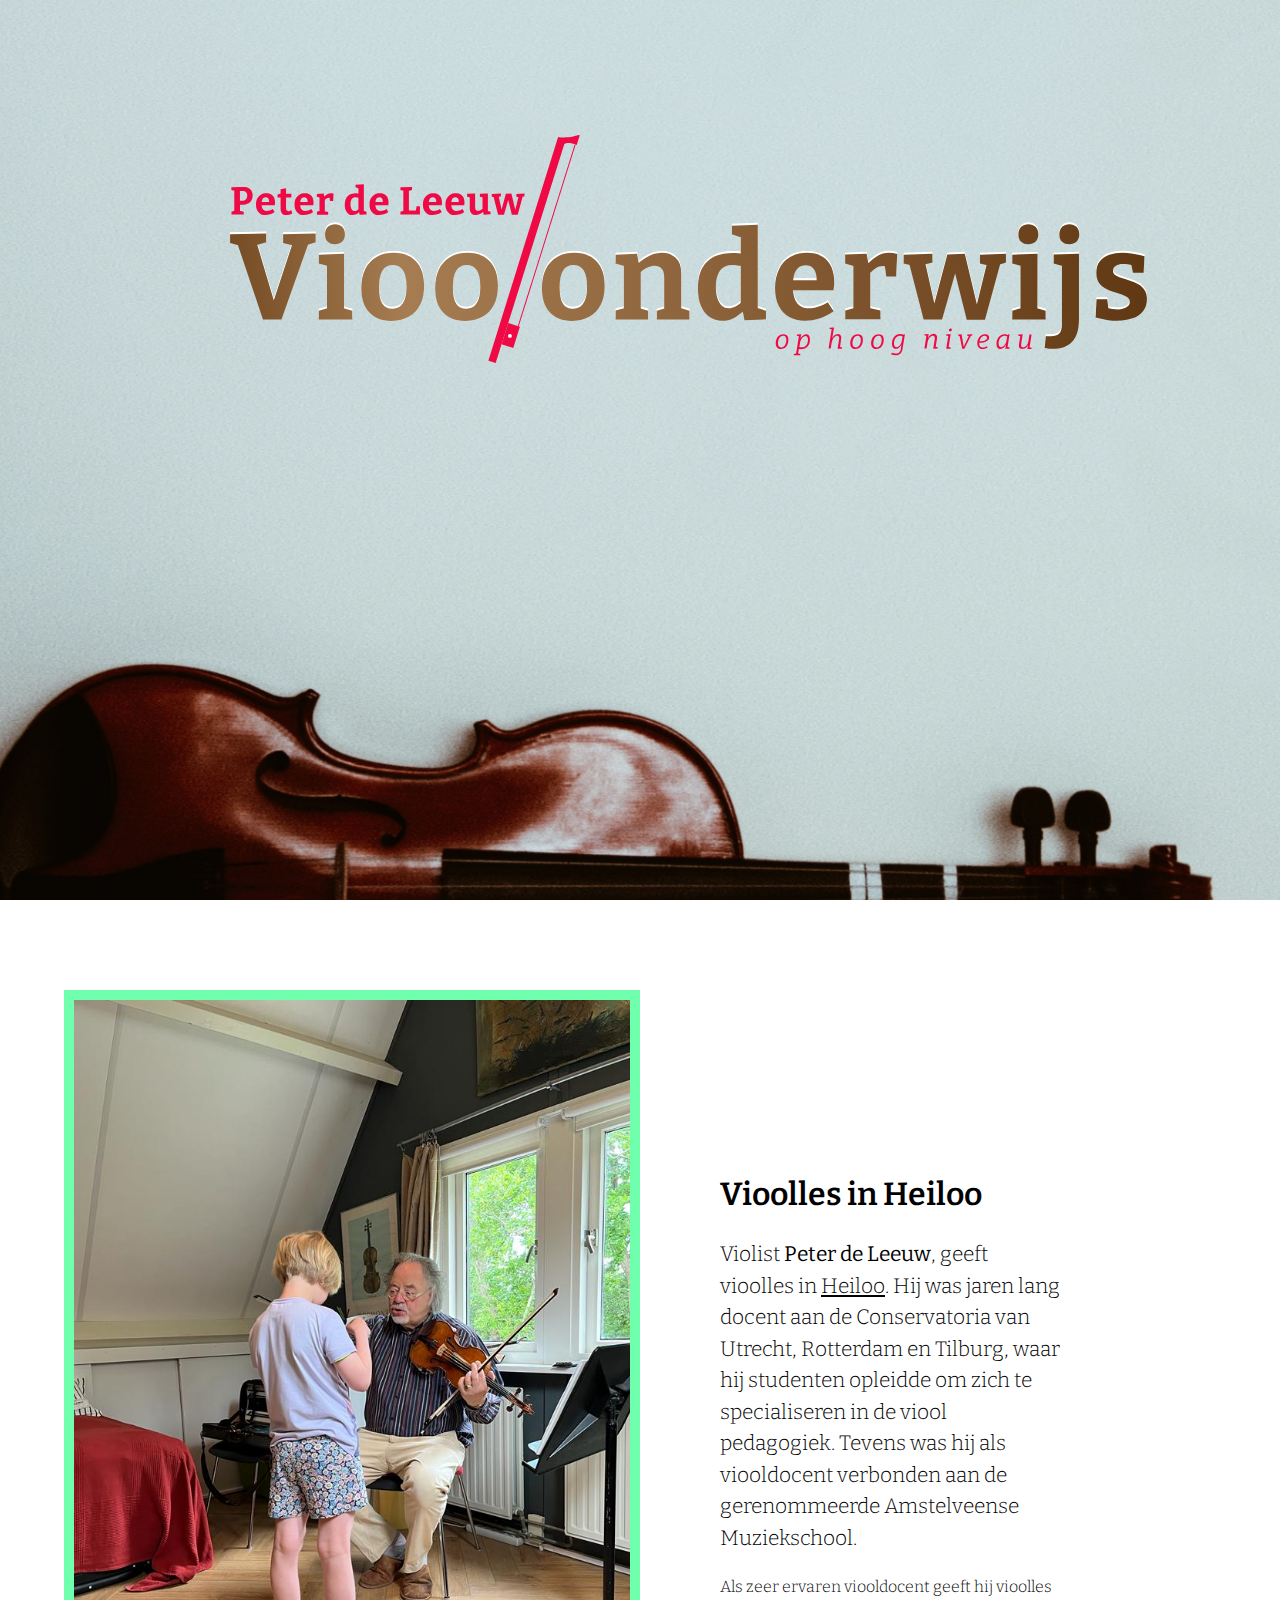
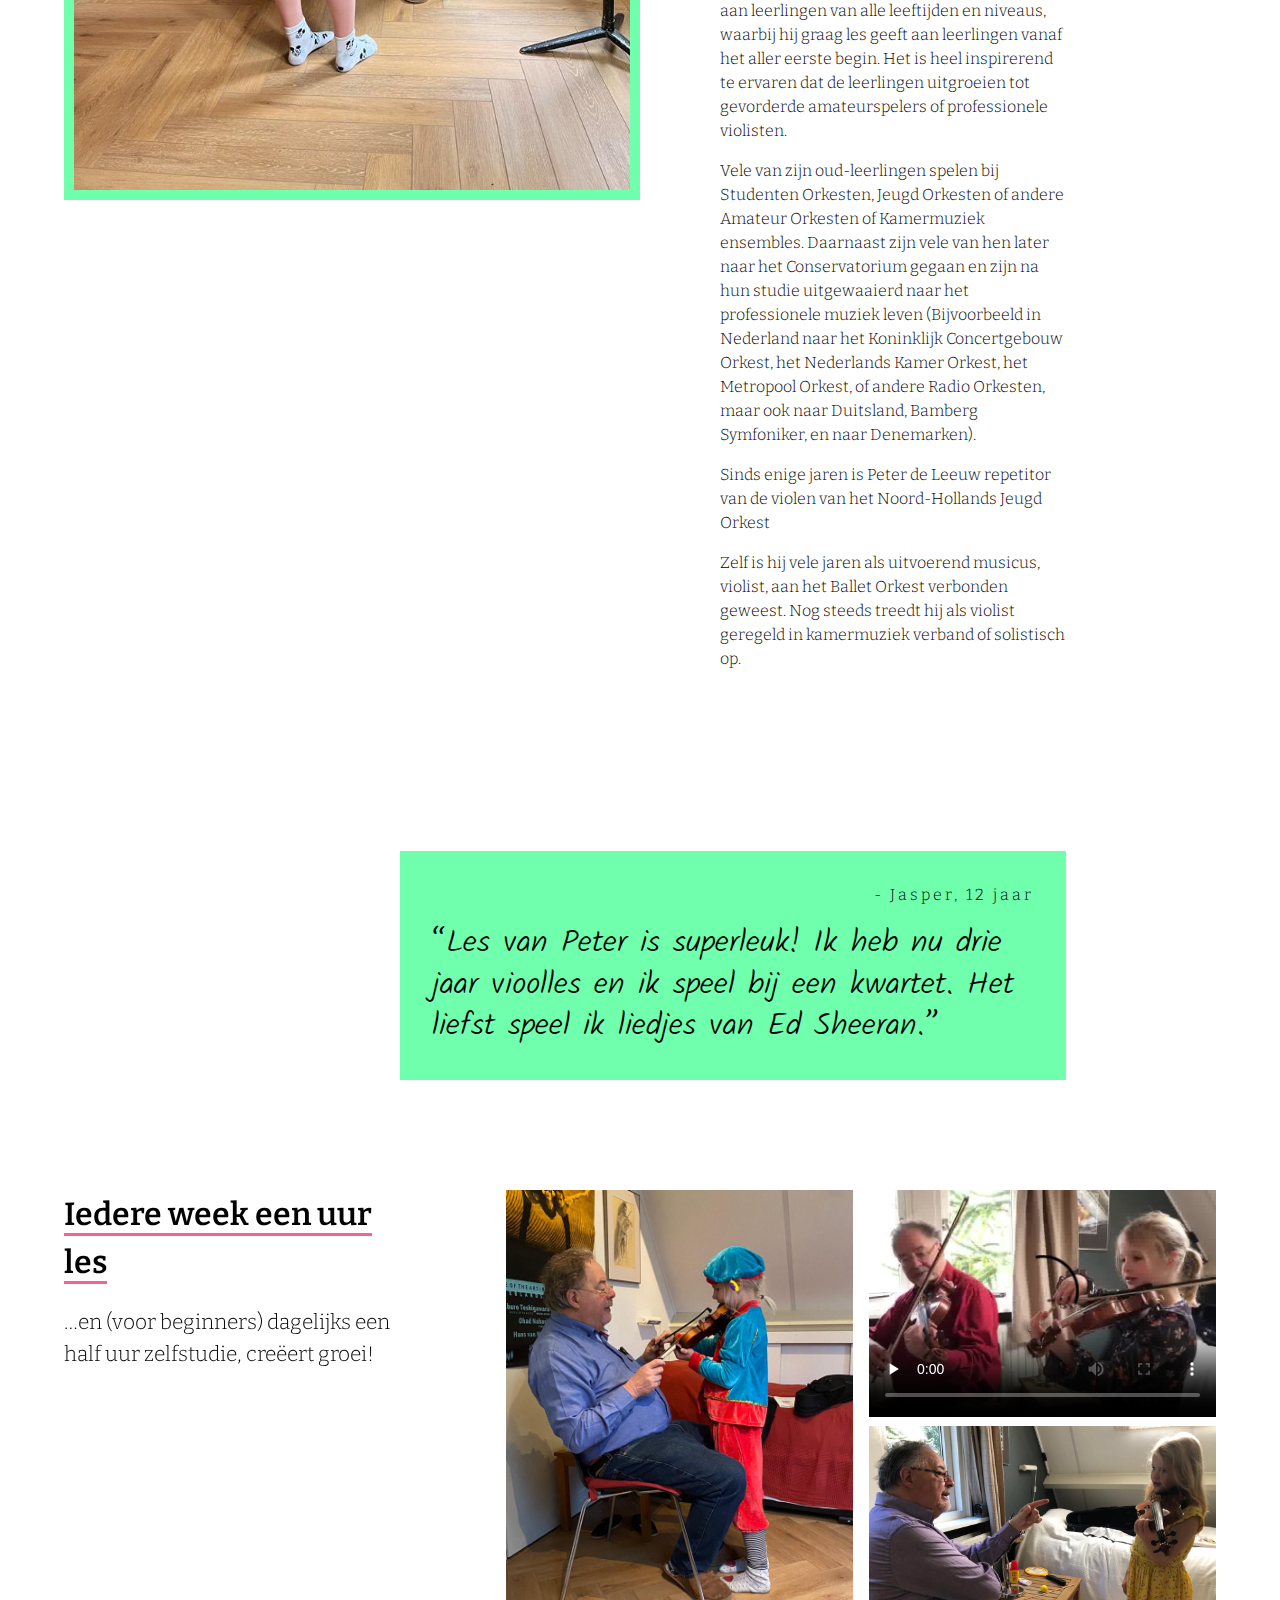
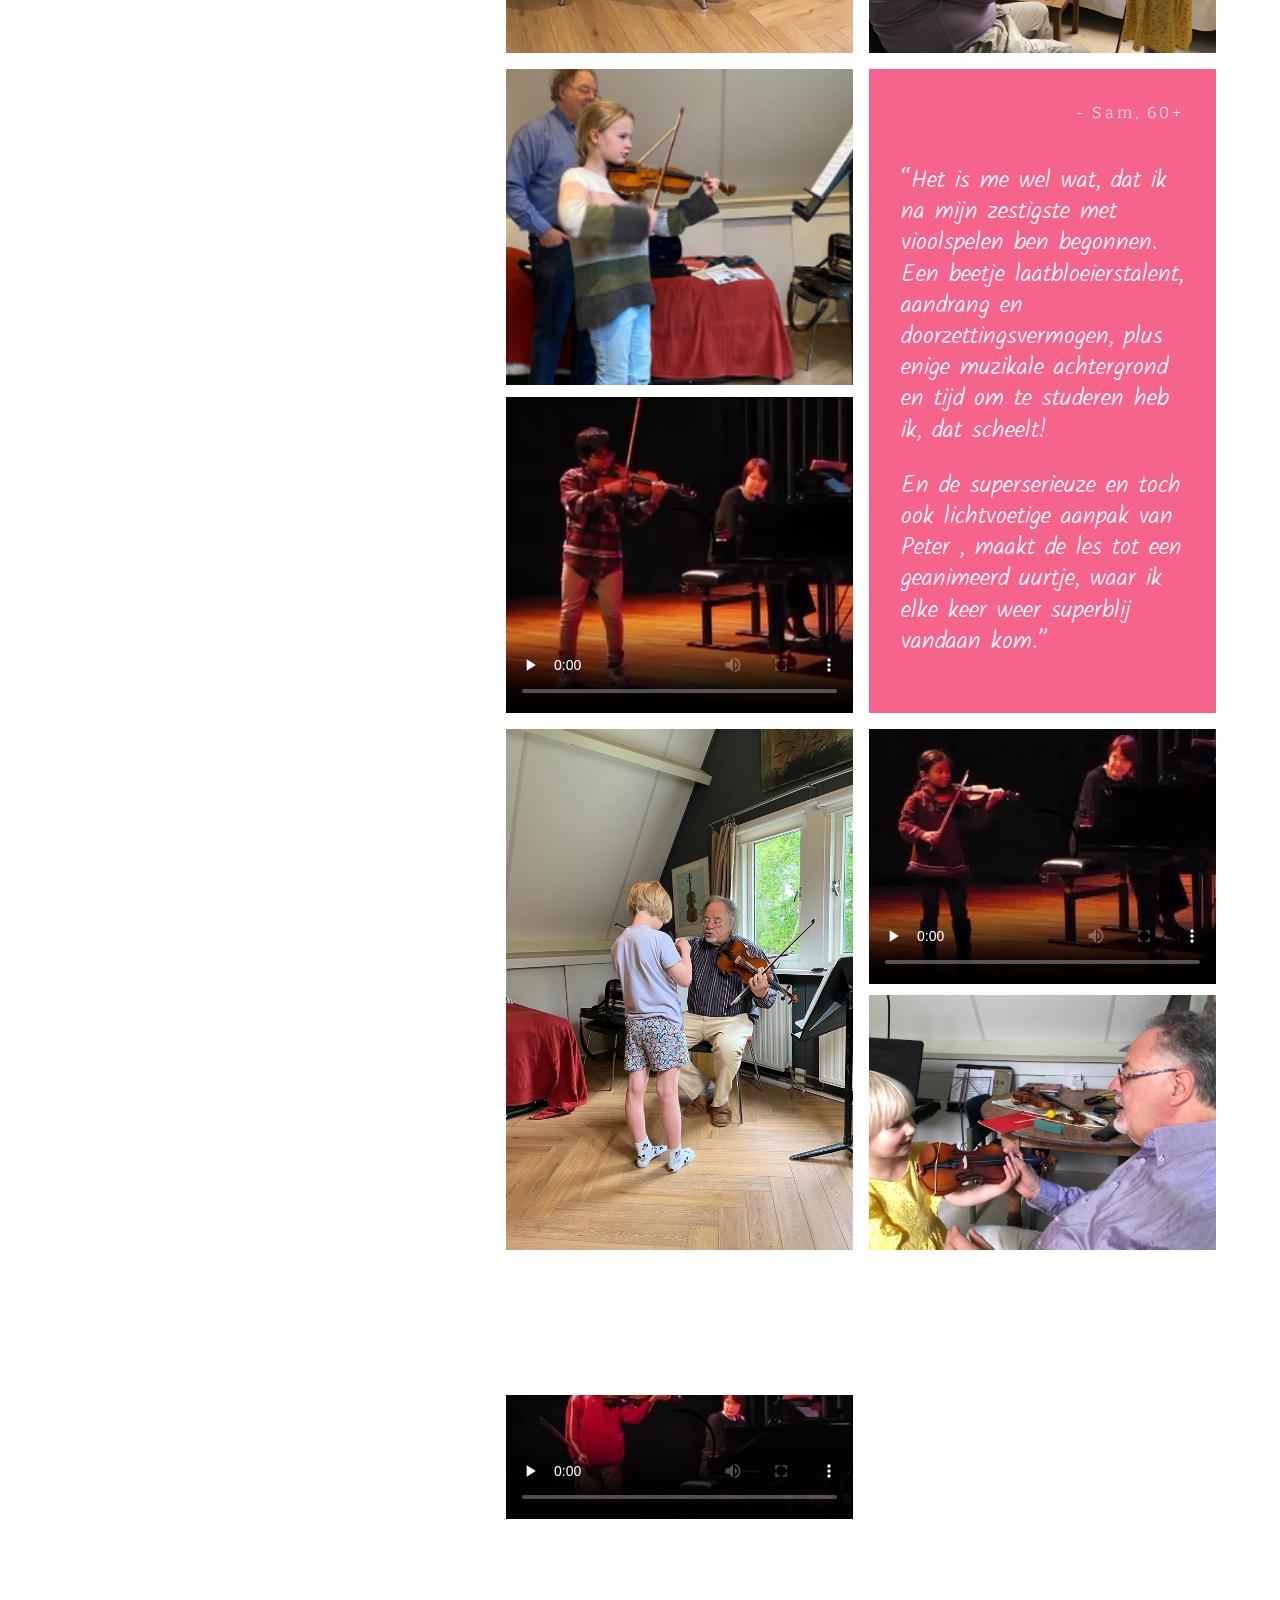
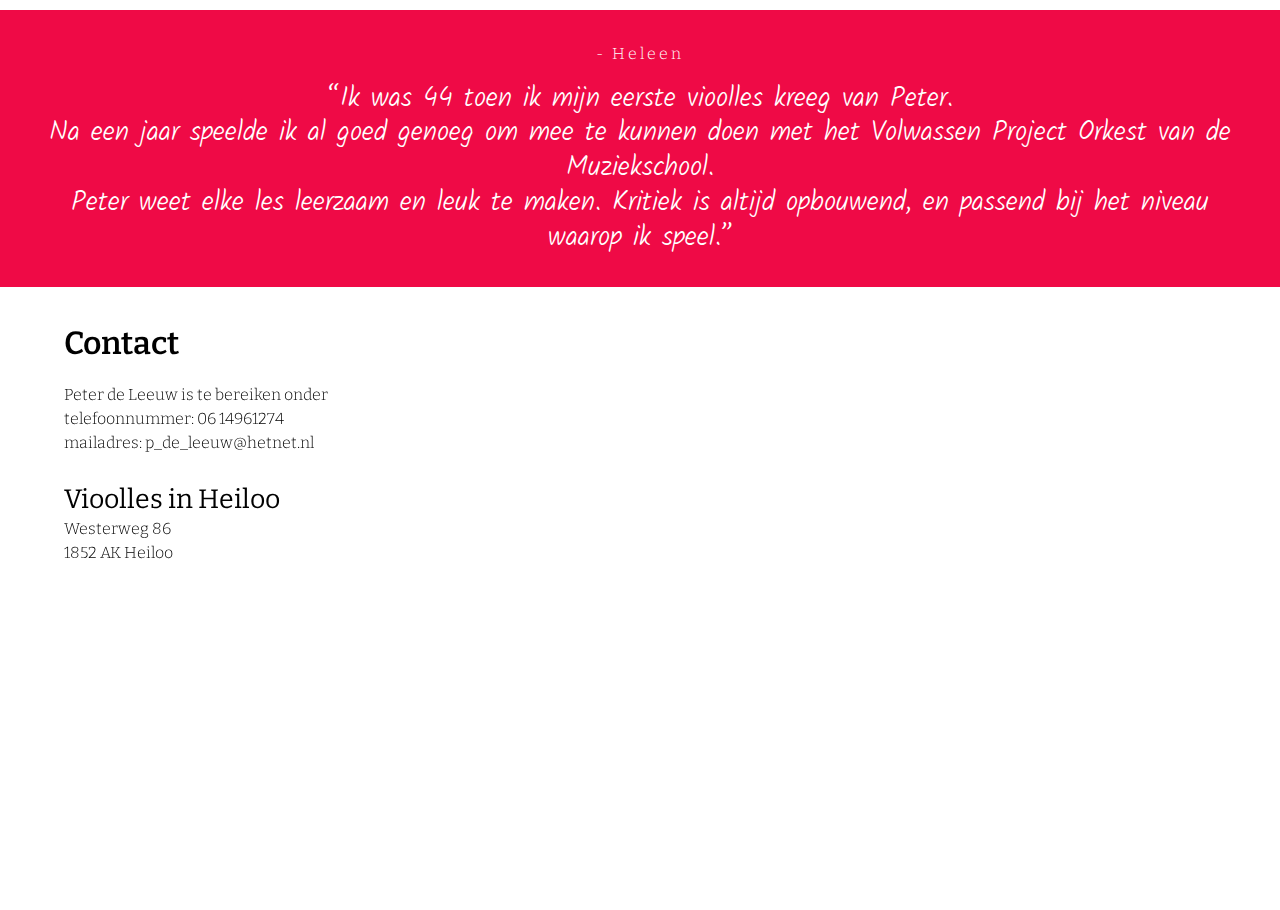
<file: index.html>
<!DOCTYPE html>
<html lang="en">
<head>

	<!-- Google tag (gtag.js) -->
	<script async src="https://www.googletagmanager.com/gtag/js?id=G-F3SZ7ESWEP"></script>
	<script>
	  window.dataLayer = window.dataLayer || [];
	  function gtag(){dataLayer.push(arguments);}
	  gtag('js', new Date());

	  gtag('config', 'G-F3SZ7ESWEP');
	</script>
  
  <meta charset="UTF-8">
  <meta name="viewport" content="width=device-width, initial-scale=1.0">
  <meta http-equiv="X-UA-Compatible" content="ie=edge">
  <link rel="canonical" href="https://vioolles-peterdeleeuw.nl/" />
  <title>Vioolles op hoog niveau in Heiloo | Peter de Leeuw</title>
  <meta name="description" content="Vioolles op hoog niveau van ervaren docent Peter de Leeuw in Heiloo." />
  <meta property="og:type" content="website" />
  <meta property="og:title" content="Vioolles op hoog niveau in Heiloo | Peter de Leeuw" />
  <meta property="og:description" content="Vioolles op hoog niveau van ervaren docent Peter de Leeuw in Heiloo." />
  <meta property="og:image" content="https://vioolles-peterdeleeuw.nl/links/social-og.jpg" />
  <meta property="og:url" content="https://vioolles-peterdeleeuw.nl/" />
  <meta property="og:video" content="https://vioolles-peterdeleeuw.nl/links/Vioolles-video1-screen3.mp4" />
    
  <link rel="stylesheet" href="styles.css">
</head>

<body>
  <main>
    <section class="screen" id="one">
      <div class="header-text">
        <h3 class="name">Peter de Leeuw</h3>
        <h1 class="header-title">Vioolles op hoog niveau</h1>
      </div>
    </section>

    <section class="screen" id="two">
      <div class="text">
        <h2>Vioolles in Heiloo</h2>
        <p class="bigger">Violist <strong>Peter de Leeuw</strong>, geeft vioolles in <a href="#vioolles-Heiloo">Heiloo</a>. 
        Hij was jaren lang docent aan de Conservatoria van Utrecht, Rotterdam en Tilburg, waar hij studenten opleidde om zich te specialiseren in de viool pedagogiek. Tevens was hij als viooldocent verbonden aan de gerenommeerde Amstelveense Muziekschool.</p>
        <p> Als zeer ervaren viooldocent geeft hij vioolles aan leerlingen van alle leeftijden en niveaus, waarbij hij graag les geeft aan leerlingen vanaf het aller eerste begin. Het is heel inspirerend te ervaren dat de leerlingen uitgroeien tot gevorderde amateurspelers of professionele violisten.</p>
        <p>Vele van zijn oud-leerlingen spelen bij Studenten Orkesten, Jeugd Orkesten of andere Amateur Orkesten of Kamermuziek ensembles. Daarnaast zijn vele van hen later naar het Conservatorium gegaan en zijn na hun studie uitgewaaierd naar het professionele muziek leven (Bijvoorbeeld in Nederland naar het Koninklijk Concertgebouw Orkest, het Nederlands Kamer Orkest, het Metropool Orkest, of andere Radio Orkesten, maar ook naar Duitsland, Bamberg Symfoniker, en naar Denemarken).</p>
        <p>Sinds enige jaren is Peter de Leeuw repetitor van de violen van het Noord-Hollands Jeugd Orkest</p>
        <p>Zelf is hij vele jaren als uitvoerend musicus, violist, aan het Ballet Orkest verbonden geweest. Nog steeds treedt hij als violist geregeld in kamermuziek verband of solistisch op.</p>
        <div class="quote-container">
        	<cite>Jasper, 12 jaar</cite>
			<blockquote class="quote">
				&ldquo;Les van Peter is superleuk! Ik heb nu drie jaar vioolles en ik speel bij een kwartet. Het liefst speel ik liedjes van Ed Sheeran.&rdquo;
			</blockquote>
        </div>
      </div>
      <div class="foto">
        <img src="links/Vioolles-screen2.jpeg" width="100%" height="100%" loading="lazy">
      </div>
    </section>

    <section class="screen" id="three">
      <div class="text">
        <div class="sticky">
          <h2 class="under-below">Iedere week een uur les</h2>
          <p class="bigger"> …en (voor beginners) dagelijks een half uur zelfstudie, creëert groei! </p>
        </div>
      </div>
      <div class="gallery" id="gallery">
        <div class="rectangle-container img">
          <img src="links/Vioolles1-screen3.jpeg" loading="lazy">
        </div>
        <div class="square-container img">
          <video controls disablepictureinpicture preload="none" poster="links/Vioolles-video1-screen3-poster.jpeg">
            <source src="links/Vioolles-video1-screen3.mp4" type="video/mp4" >
          </video>
          <img src="links/Vioolles4-screen3.jpeg" loading="lazy">
        </div>
       
        <div class="square-container img">
          <img src="links/Vioolles2-screen3.png">
          <video controls disablepictureinpicture preload="none" poster="links/Video2-screen-3-poster.jpeg">
            <source src="links/Video2-screen-3.mp4" type="video/mp4">
          </video>
        </div>
        <div class="rectangle-container quote-container">
        	<cite>Sam, 60+</cite>
			<blockquote class="quote">
			<p>&ldquo;Het is me wel wat, dat ik na mijn zestigste met vioolspelen ben begonnen. Een beetje laatbloeierstalent, aandrang en doorzettingsvermogen, plus enige muzikale achtergrond en tijd om te studeren heb ik, dat scheelt!
			<p>En  de  superserieuze en toch ook lichtvoetige aanpak van Peter , maakt de les tot een geanimeerd uurtje, waar ik elke keer weer superblij vandaan kom.&rdquo;
			</blockquote>
        </div>

        <div class="rectangle-container img">
          <img src="links/Vioolles-screen2.jpeg" loading="lazy">
        </div>
        <div class="square-container img">
          <video controls disablepictureinpicture preload="none" poster="links/Video3-screen-3-poster.jpeg">
            <source src="links/Video3-screen-3.mp4" type="video/mp4">
          </video>
          <img src="links/Vioolles3-screen3.jpeg">
        </div>
        <div class="square-container img">
          <img src="links/orkest1-screen3.jpg" loading="lazy">
          <video controls disablepictureinpicture preload="none" poster="links/Video1-screen-3-poster.jpeg">
            <source src="links/Video1-screen-3.mp4" type="video/mp4">
          </video>
        </div>
         <div class="rectangle-container img">
          <img src="links/Vioolles5-screen3.jpeg" loading="lazy">
        </div>
        
      </div>
    </section>

    

    <section class="screen" id="four">
		<div class="quote-container">
			<cite>Heleen</cite>
			<blockquote class="quote">
				&ldquo;Ik was 44 toen ik mijn eerste vioolles kreeg van Peter. <br />Na een jaar speelde ik al goed genoeg om mee te kunnen doen met het Volwassen Project Orkest van de Muziekschool. <br />Peter weet elke les leerzaam en leuk te maken. Kritiek is altijd opbouwend, en passend bij het niveau waarop ik speel.&rdquo;
			</blockquote>
		</div>
		<div class="content">
	      <div class="text">
	        <h2>Contact</h2>
	        <p>Peter de Leeuw is te bereiken onder <br>
	        telefoonnummer: 06 14961274<br>
	        mailadres: p_de_leeuw@hetnet.nl</p>
	        <div id="vioolles-Heiloo">
		        <h3>Vioolles in Heiloo</h3>
		        <p>Westerweg 86<br>
		        1852 AK Heiloo</p>
	    	</div>
	        <div class="cat">
	          <img src="links/cat.svg" alt="cato negro" onclick="playAudio()" loading="lazy" >
	        </div>
	      </div>
	      <div class="foto">
	        <img src="links/PeterdeLeeuw-screen4.jpg" loading="lazy">
	      </div>
	  </div>
    </section> 
  </main>

<audio id="miauw">
  <source src="sounds/meow.wav" preload="none" type="audio/wav">
  Your browser does not support the audio element.
</audio>

<script>
	var miauww = document.getElementById("miauw");
	function playAudio() { 
	  miauww.play(); 
	}
</script>

<script>
   
var gallery = document.querySelectorAll(".gallery .img img");
gallery.forEach((img) => {
  img.onclick = function () {
    //create overlay
    var overlay = document.createElement("div");
    overlay.className = "overlay";
    var imgContainerIndide = document.createElement("div");
    imgContainerIndide.className = "img-container";
    var imgIndide = document.createElement("img");
    imgIndide.src = img.src;
    imgContainerIndide.appendChild(imgIndide);
    var closeButton = document.createElement("div");
    closeButton.className = "close";
    closeButton.appendChild(document.createTextNode("Sluiten"));
    imgContainerIndide.appendChild(closeButton);
    overlay.appendChild(imgContainerIndide);
    document.body.appendChild(overlay);
    document.querySelector(".close").onclick = function (e) {
      e.target.parentElement.parentElement.remove();
    };
  };
});
//
</script>
</body>
</html>
</file>
<file: styles.css>
@import url('https://fonts.googleapis.com/css2?family=Bitter:ital,wght@0,300;0,400;0,700;0,900;1,300;1,400&family=Kalam:wght@300&display=swap');


html,body{
    padding: 0;
    margin: 0;
    scroll-behavior: smooth;

}
body{
	font-size: 16px;
	font-family: bitter, serif;
    font-weight: 300;
    line-height: 1.5em;
 
}
h1{
	font-family: chaloops, sans-serif;
	font-weight: 900;
	font-size: 7.5625em ;
    line-height: 1em;
	margin: 0;    
}
h2{
	font-weight: 600;
    font-size: 2em;
    line-height: 1.5em;
    margin: 0;
}
h3{
	font-weight: 400;
    font-size: 1.667em;
    line-height: 1.3333em;
    margin-bottom: 0;
}
h3 + p{
	margin-top: 0;
}
.bigger{
	font-size: 1.3125em;
    line-height: 1.5em;
}
img,
video{
    height: 100%;
	width: 100%;
    object-fit: cover;
    display: block;
}
::-webkit-scrollbar{
    display: none;
}
a:link,
a:visited{
	text-decoration: underline;
	color: #000;
}

.text{
    flex: 35% 0 0;
}

.quote-container{
	padding: 2em;
	box-sizing: border-box;
}
.quote-container cite{
    display: block;
    letter-spacing: 3px;
    margin: 0 0 1em;
    text-align: right;
    font-weight: 300;
    font-style: normal;
}
.quote-container cite:before{
	content: "- ";
}
.quote-container blockquote{
    display: block;
	font-family: 'Kalam', cursive;
    font-size: 2em;
    line-height: 1.3em;
    margin: 0;
}
@media all and (max-width: 1000px){
	.quote-container blockquote{
		font-size: 1.333em;
	}
}

section{
    height: 100vh;
    padding-left: 5vw;
    padding-right: 5vw;
    padding-top: 10vh;
    padding-bottom: 10vh;
    box-sizing: border-box;
}

@media all and (max-width: 1000px){
    body{
        font-size: 100%;
    }
    h1{
        font-size: 5em;
    }
    h2{
        font-size: 1.8em;
    }
    h3{
        font-size: 1.5em;
    }
    main{
        display: block;
        width: 100vw;
   }
    .text{
        padding: 2em;
    }
    section{
        min-height: auto;
        height: auto;
        width: 100vw;
        padding-top: 0;
        padding-bottom: 0;
    }
}


@media all and (max-width: 768px){
    h1{
        font-size: 3.6em;
    }
    h3{
        font-size: 1.5em;
    }
    .screen#one {
        padding: 1em;
    }
}

:target {
	background-color: lightyellow;
}


.screen#one{
    background: url(links/unslash-Background.jpeg) no-repeat;
    background-size: cover;
    background-position: bottom center;
    padding-top: 15vh;
}
.screen#one img{
    max-width: 80%;
    height: auto;
    margin-right: 4em;
    margin-left: auto;
    top: 0;
    object-fit: contain;
}
.screen#one .header-text{
    max-width: 80%;
    height: 100%;
    margin-right: 4em;
    margin-left: auto;
    background: transparent url(links/logo-PeterdeLeeuw2.svg) right top no-repeat;
    background-size: contain;
    text-indent: -9999em;
}
.screen#one .header-text *{
	display: inline;
	margin: 0;
}
@media all and (max-width: 1000px){
    section#one{
        padding: 1em;
        height: 100vh;
    }
    .screen#one .header-text{
    	max-width: 95%;
        margin-left: auto;
        margin-right: auto;
    }

}





.screen#two{
    height: 200vh;
    display: flex; 
    column-gap: 5em;
    position: relative;
}
.screen#two .foto{
    flex: 50% 0 0;
    order: 1;
    height: 100%;
    position: relative;
}
.screen#two .foto img{
    height: 
    90vh;
    position: -webkit-sticky;
    position: sticky;
    top: 10vh;
    border: 10px solid  #70ffad;
    box-sizing: border-box;
}
.screen#two .text{
    order: 2;
    flex: 30% 0 0;
    padding-top: 20vh;
}
.screen#two .text .quote-container{
    margin-top: 20vh;
    margin-left: -20em;
    background: #70ffad;
    color: #000;
    position: relative;
    z-index: 2;
}
@media all and (max-width: 1000px){
    .screen#two{
        display: block;
        margin: 0;
        padding: 0;
        height: auto;
    }
    .screen#two .foto{
       height: 100vh;
    }
    .screen#two .text{
        padding-top: 2em;
    }
    .screen#two .text .quote-container{
        margin: 0;
    }
    .screen#two .text .quote-container .quote{
        bottom: 5em;
    }
}




.screen#three{
    display: flex;
    flex-wrap: nowrap;
    height: auto;
    gap: 6em;
}
.screen#three .text{
    flex: 30% 0 0;
    position: relative;
}
.screen#three .text .sticky{
    position: -webkit-sticky;
    position: sticky;
    top: 20vh;
    left: 1vw;
    height: ;
}
.screen#three .text h2{
    text-decoration: underline;
    text-decoration-color: #F4648B;
}
.screen#three .text h2.under-below { 
  -webkit-text-underline-position: under;
  -ms-text-underline-position: below;
  text-underline-position: under; 
}
.screen#three .gallery{
    display: flex;
    width: auto;
    gap: 1em;
    flex-wrap: wrap;
}
.screen#three .square-container{    
    display: flex;
    flex-direction: column;
    justify-content: space-between;
}
.screen#three .rectangle-container,
.screen#three .square-container{
    flex: 47% 1 1;
    cursor: pointer;

}
.screen#three .gallery .square-container img,
.screen#three .gallery .square-container video{
    height: 49%;
}
.screen#three .quote-container{
    z-index: 1;
    background: #F4648B;
    color: #fff;
    display: flex;
    flex-direction: column;
    justify-content: center;
}
.screen#three .quote-container cite{
	flex: auto 0 0;
}
.screen#three .quote-container .quote{
	font-size: 1.5em;
}
@media all and (max-width: 1000px){
    .screen#three{
        padding: 2em;
    }
    .screen#three .text{
        padding: 0;
    }
    .screen#three .gallery{
        flex-wrap: wrap;
        justify-content: space-between;
        width: auto;
        margin-top: 1em;
    }
    .screen#three .gallery .square-container img, 
    .screen#three .gallery .square-container video{
        height: 48%;
    }
    .screen#three .quote-container .quote{
    	font-size: 1.333em;
    }
}
@media all and (max-width: 768px){
    .screen#three{
        display: block;
    }
    .screen#three .text{
        padding: 1.5em 0;
    }
    .screen#three .gallery{
        margin: 0;
    }
}










.screen#four{
    display: flex;
    flex-direction: column;
    padding: 0;
    height: 100vh;
    flex-wrap: wrap;
    align-items: stretch;
    justify-content: space-between;
}
.screen#four .quote-container{
	flex: auto 0 1;
	width: 100%;
    background: #EF0A46;
    color: #fff;
    padding: 2em;
    box-sizing: border-box;
    margin: 0;
    text-align: center;
}
.screen#four .quote-container cite,
.screen#four .quote-container blockquote{
    text-align: center;
}
.screen#four .quote-container blockquote{
	font-size: 1.667em;
}
.screen#four .content{
	flex: auto 1 1;
	display: flex;
}
.screen#four .foto{
    flex: 60% 1 0;
    box-sizing: border-box;
    height: 100%;
}
.screen#four .text{
    position: relative;
    box-sizing: border-box;
    flex: 40% 0 1;
    padding: 2em 2em 2em 5vw;
    position: relative;
    height: 100%;
}
@media all and (max-width: 1000px){
    .screen#four{
        display: block;
        height: auto;
        padding: 0;
    }
    .screen#four .quote-container blockquote {
	    font-size: 1.333em;
	}
    .screen#four .content{
    	flex-direction: column;
    }
    .screen#four .foto{
    	order: 1;
    }
    .screen#four .text{
    	order: 2;
    }
}

.screen#four .text .cat{
    width: auto;
    z-index: 100;
    height: auto;

}
.screen#four .text .cat img{
    width: auto;
    height: 10%;
    bottom: 0;
    left: 1vw;
    position: absolute;
}
@media all and (max-width: 768px){
    .screen#four .text .cat img{
        left: auto;
        right: 1em;
        transform: scaleX(-1);    
    }
}




.overlay {
  position: relative;
  width: 100%;
  height: 100%;
  background-color: rgba(0, 0, 0, 0.5);
  position: fixed;
  top: 0;
  left: 0;
  z-index: 2;
}
.overlay .img-container {
    position: absolute;
    max-height: 90vh;
    max-width: 90vw;
    top: 50%;
    left: 50%;
    transform: translate(-50%, -50%);
}
.close {
    position: absolute;
    color: #fff;
    bottom: -3em;
    left: 0;
    cursor: pointer;
    height: 1em;
}
</file>
